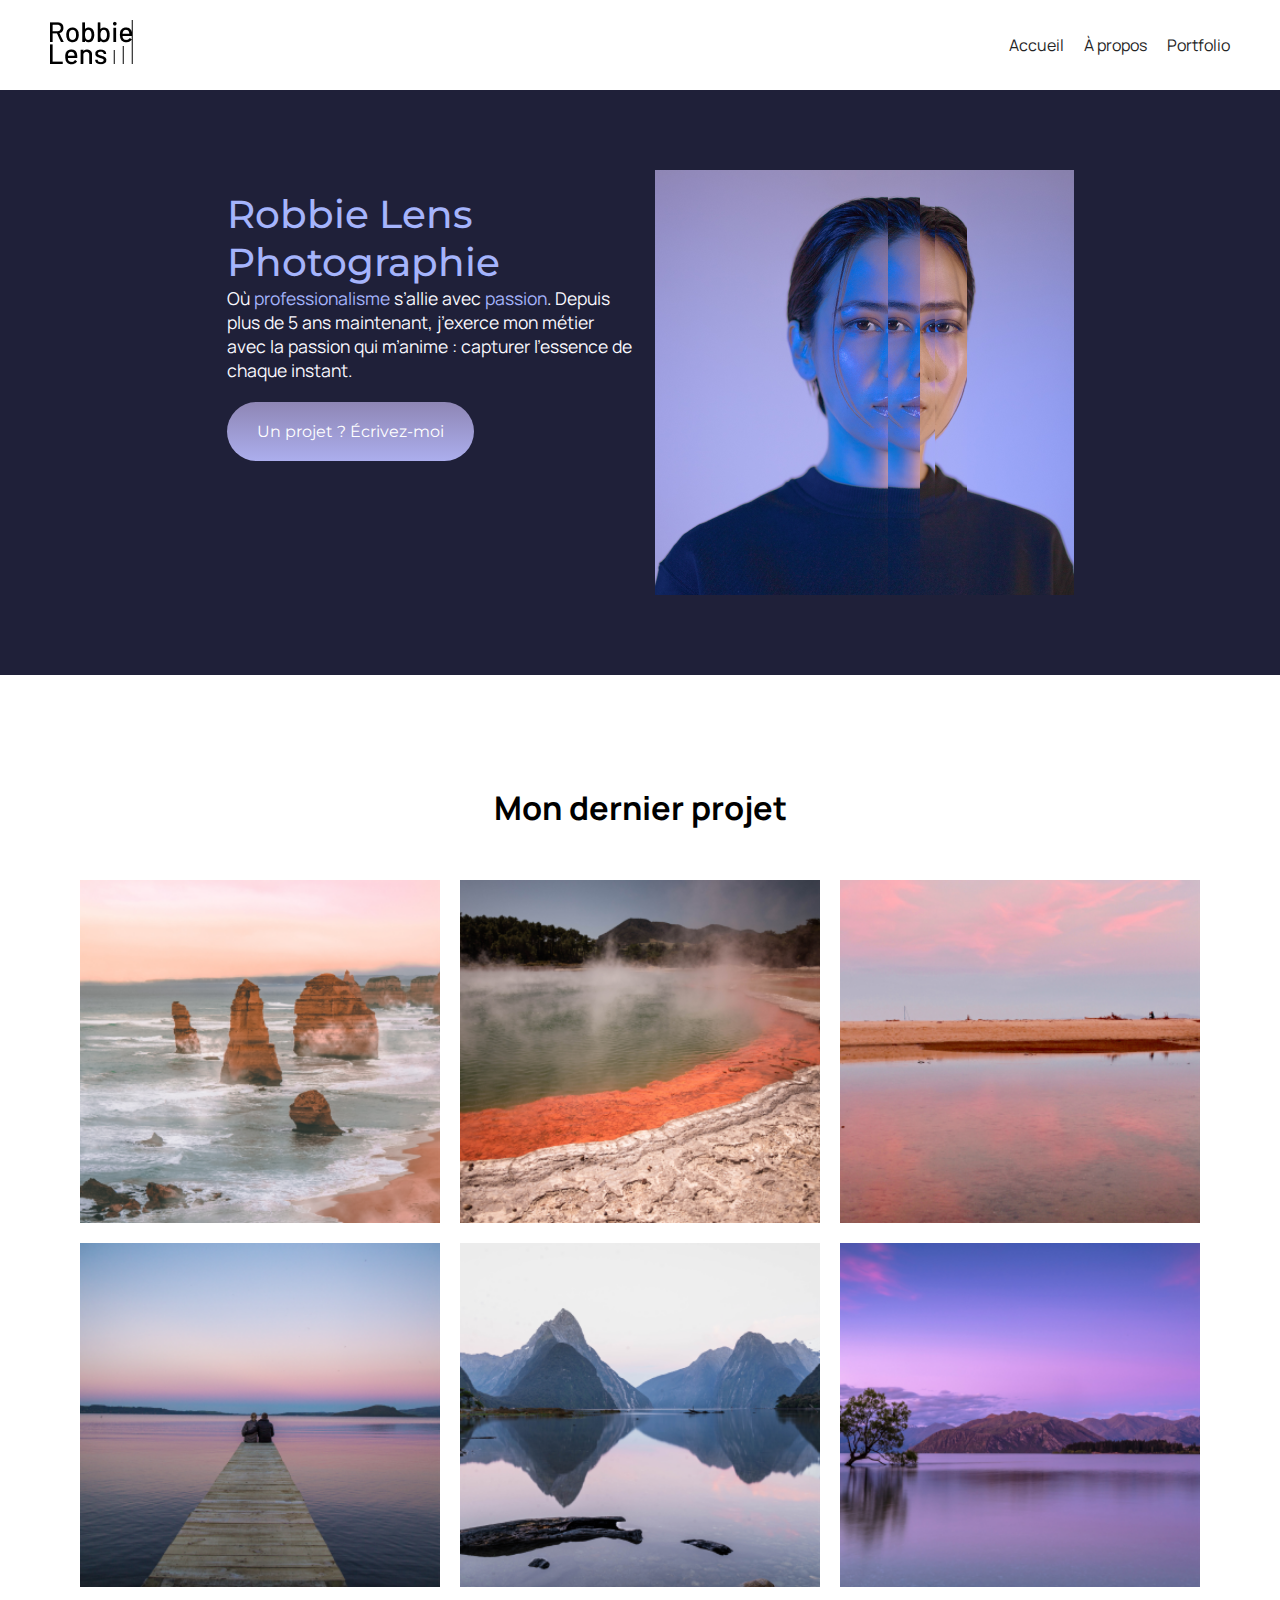
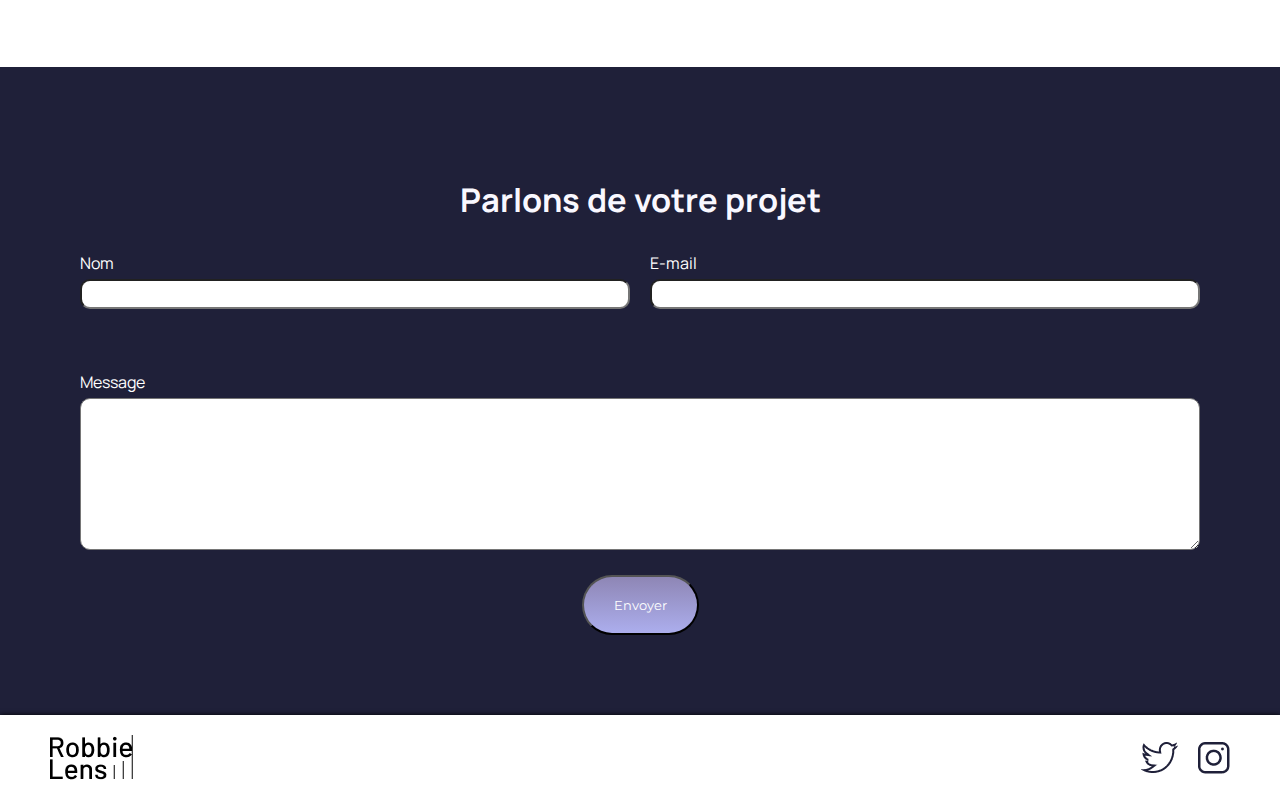
<file: index.html>
<!DOCTYPE html>
<html lang="fr">
    <head>
        <meta charset="UTF-8">
        <meta http-equiv="X-UA-Compatible" content="IE=edge">
        <meta name="viewport" content="width=device-width, initial-scale=1.0">
        <meta name="description" content="Photographe depuis plus de 5 ans, reportages aux photos dynamiques et pertinentes, portrait seul ou plusieurs, shooting mode, retourches sur mesure, développement">
        <link href="styles/style.css" rel="stylesheet">
        <title>Accueil – Robbie Lens Photographie</title>
    </head>
    <body>
        <header>
            <nav>
                <a href="./index.html"><img src="./images/logo.png" alt="Logo Robbie Lens - Lien vers l'accueil du site"></a>
                <a href="./index.html">Accueil</a>
                <a href="pages/about.html">À propos</a>
                <a href="pages/portfolio.html">Portfolio</a>
            </nav>
        </header>
        <main>
            <section class="photography">
                <img src="./images/robbie-lens.png" title="Portrait de Robbie Lens" alt="Portrait avec effet de Robbie Lens">
                <div>
                    <h1>Robbie Lens Photographie</h1>
                    <p>
                        Où <em>professionalisme</em> s’allie avec <em>passion</em>. Depuis plus de 5 ans maintenant, j’exerce mon métier avec la passion
                        qui m’anime : capturer l’essence de chaque instant.
                    </p>
                    <a href="" class="actions">Un projet ? Écrivez-moi</a>
                </div>
                
            </section>
            <section class="lastProject">
                <h2>Mon dernier projet</h2>
                <div>
                    <img src="./images/home/element-1.png" alt="">
                    <img src="./images/home/element-2.png" alt="">
                    <img src="./images/home/element-3.png" alt="">
                </div>
                <div>
                    <img src="./images/home/element-4.png" alt="">
                    <img src="./images/home/element-5.png" alt="">
                    <img src="./images/home/element-6.png" alt="">
                </div>
            </section>
            <section class="contact">
                <h2>Parlons de votre projet</h2>
                <form action="" method="POST">
                    <div>
                        <label for="name">Nom</label>
                        <input type="text" name="name" id="name" required>
                    </div>
                    <div>
                        <label for="mail">E-mail</label>
                        <input type="text" name="mail" id="mail" required>
                    </div>
                    <div>
                        <option value=""></option>
                        <label for="message">Message</label>
                        <textarea name="message" id="message" cols="30" rows="10" required></textarea>
                    </div>
                    <button class="actions">Envoyer</button>
                </form>
            </section>
        </main>
        <footer>
            <a href="./index.html" target="_blank"><img src="./images/logo.png" alt="Logo Robbie Lens - Lien vers l'accueil du site"></a>
            <a href="https://twitter.com/" target="_blank"><img src="./images/twitter.png" alt="Lien vers la page twitter"></a>
            <a href="https://www.instagram.com/"><img src="./images/instagram.png" alt="Lien vers la page instagram"></a>
        </footer>
    </body>
</html>
</file>
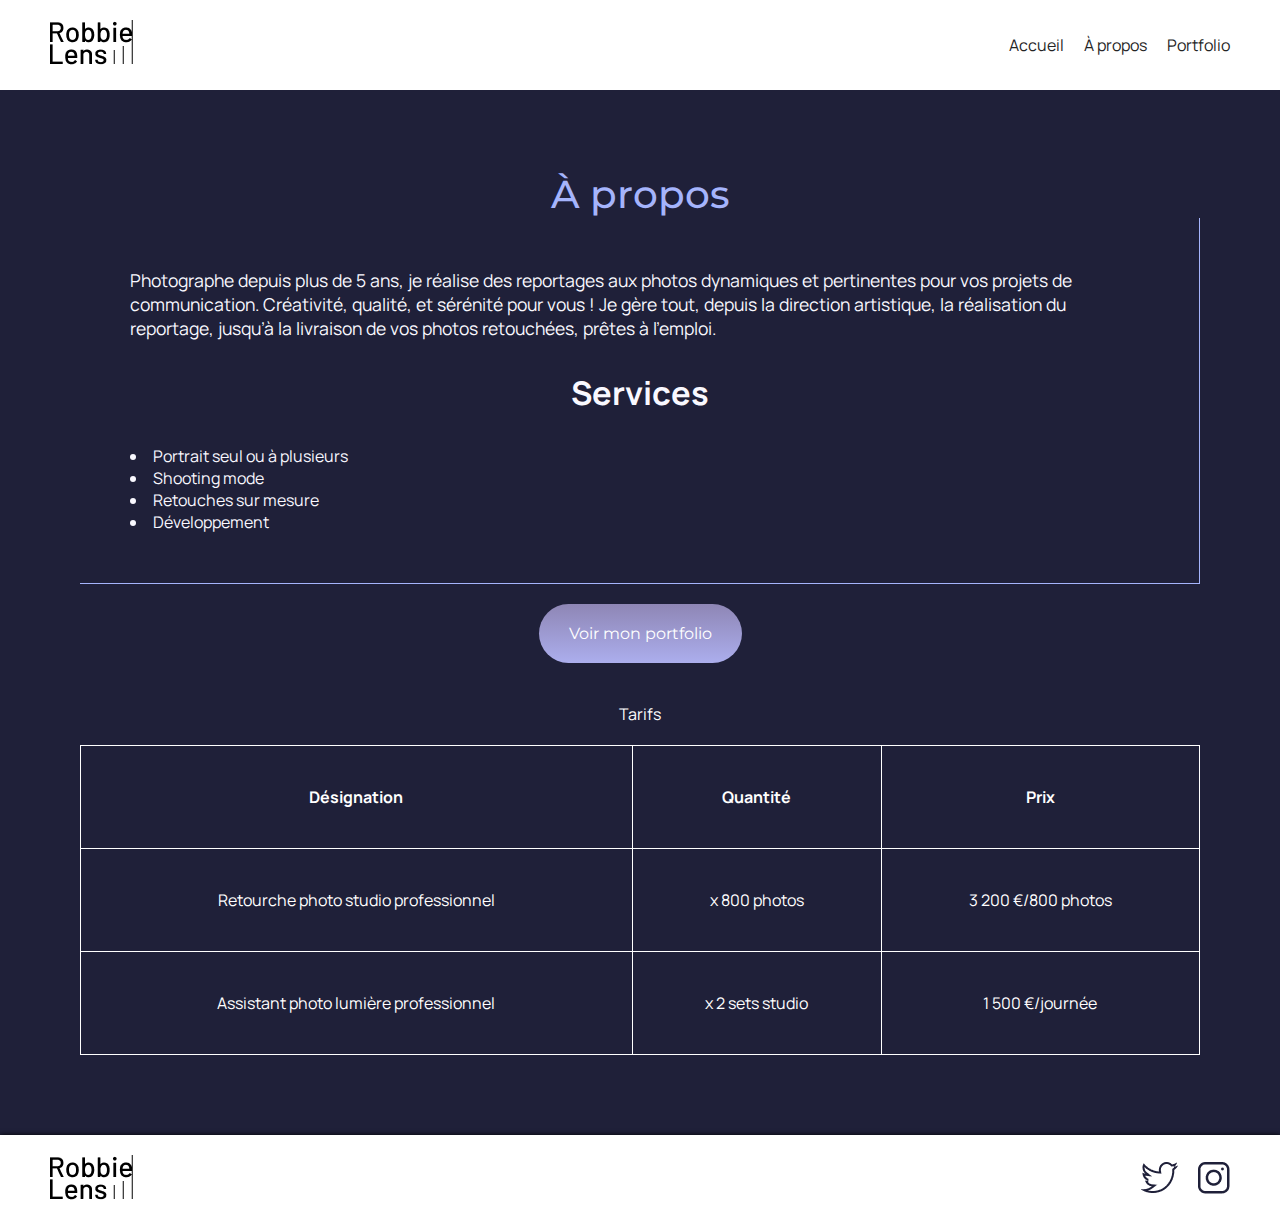
<file: pages/about.html>
<!DOCTYPE html>
<html lang="en">
<head>
    <meta charset="UTF-8">
    <meta http-equiv="X-UA-Compatible" content="IE=edge">
    <meta name="viewport" content="width=device-width, initial-scale=1.0">
    <link rel="stylesheet" href="../styles/style.css">
    <title>À propos - Robbie Lens Photographie</title>
</head>
<body>
    <header>
        <nav>
            <a href="../index.html"><img src="../images/logo.png" alt="Logo Robbie Lens - Lien vers l'accueil du site"></a>
            <a href="../index.html">Accueil</a>
            <a href="./about.html">À propos</a>
            <a href="./portfolio.html">Portfolio</a>
        </nav>
    </header>
    <main class="about">
        <section>
            <h1>À propos</h1>
            <div class="content">
                <p>
                    Photographe depuis plus de 5 ans, je réalise des reportages aux photos dynamiques et pertinentes pour vos projets de communication. Créativité, qualité, et sérénité pour vous ! Je gère tout, depuis la direction artistique, la réalisation du reportage, jusqu’à la livraison de vos photos retouchées, prêtes à l’emploi.
                </p>
                <h2>Services</h2>
                <ul>
                    <li>Portrait seul ou à plusieurs</li>
                    <li>Shooting mode</li>
                    <li>Retouches sur mesure</li>
                    <li>Développement</li>
                </ul>
            </div>
            <a href="" class="actions">Voir mon portfolio</a>
            <table>
                <caption>Tarifs</caption>
                <thead>
                    <tr>
                        <th>Désignation</th>
                        <th>Quantité</th>
                        <th>Prix</th>
                    </tr>
                </thead>
                <tbody>
                    <tr>
                        <td>Retourche photo studio professionnel</td>
                        <td>x 800 photos</td>
                        <td>3 200 €/800 photos</td>
                    </tr>
                    <tr>
                        <td>Assistant photo lumière professionnel</td>
                        <td>x 2 sets studio</td>
                        <td>1 500 €/journée</td>
                    </tr>
                </tbody>
            </table>
        </section>
    </main>
    <footer>
        <a href="../index.html"><img src="../images/logo.png" alt="Logo Robbie Lens - Lien vers l'accueil du site"></a>
        <a href="https://twitter.com/" target="_blank"><img src="../images/twitter.png" alt="Lien vers la page twitter"></a>
        <a href="https://www.instagram.com/" target="_blank"><img src="../images/instagram.png" alt="Lien vers la page instagram"></a>
    </footer>
</body>
</html>
</file>
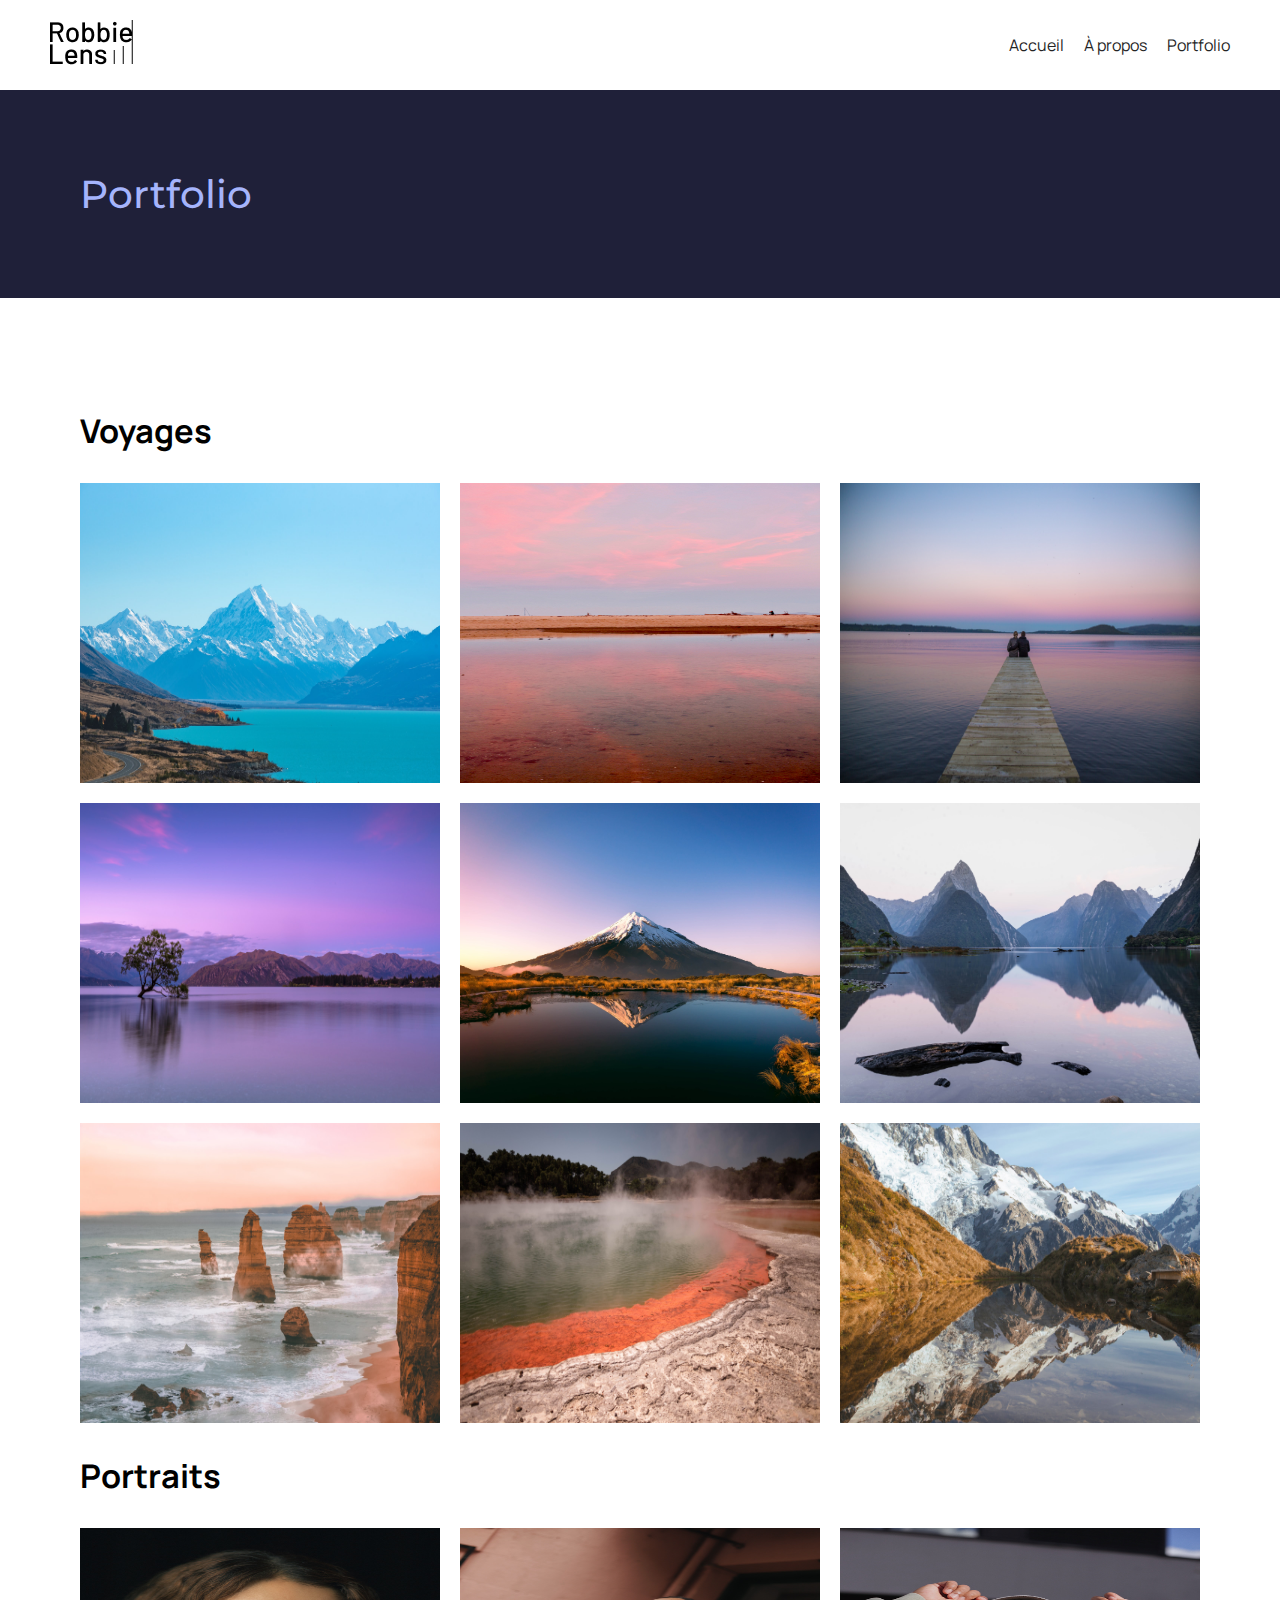
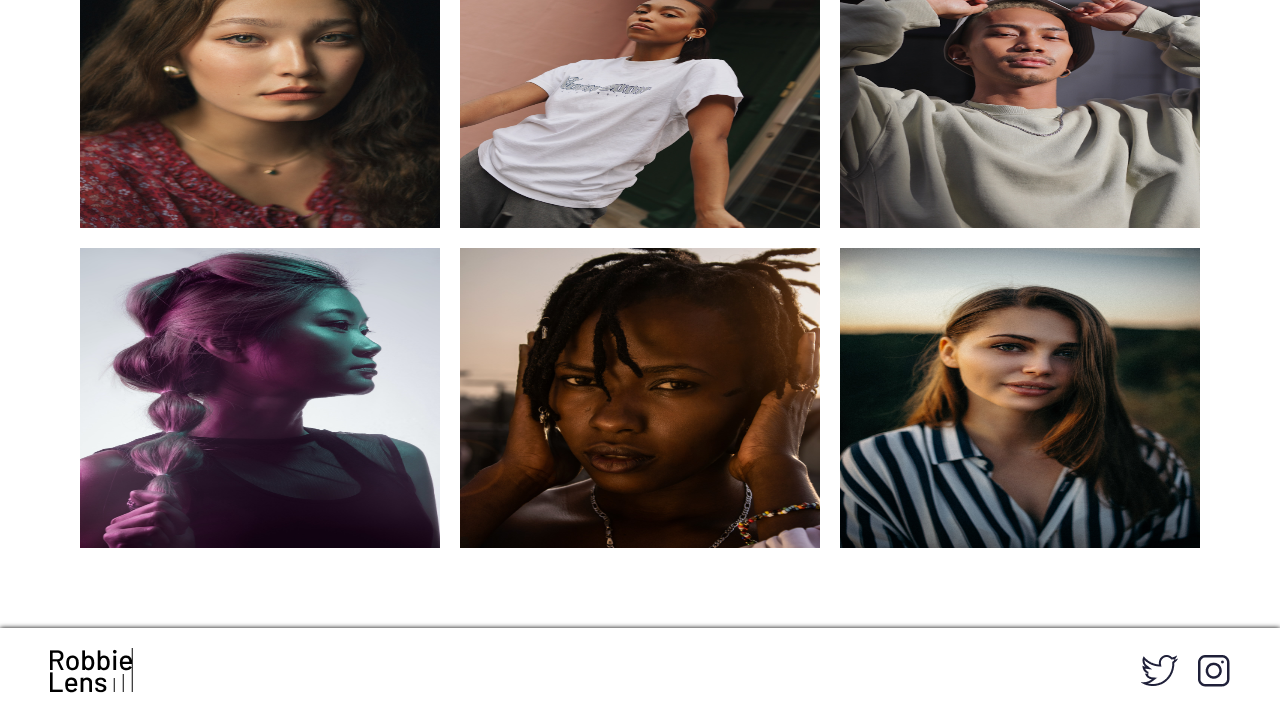
<file: pages/portfolio.html>
<!DOCTYPE html>
<html lang="fr">

<head>
    <meta charset="UTF-8">
    <meta http-equiv="X-UA-Compatible" content="IE=edge">
    <meta name="viewport" content="width=device-width, initial-scale=1.0">
    <link rel="stylesheet" href="../styles/style.css">
    <title>À propos - Robbie Lens Photographie</title>
</head>

<body>
    <header>
        <nav>
            <a href="../index.html">
                <img src="../images/logo.png" alt="Logo Robbie Lens - Lien vers l'accueil du site" >
            </a>
            <a href="../index.html">Accueil</a>
            <a href="./about.html">À propos</a>
            <a href="./portfolio.html">Portfolio</a>
        </nav>
    </header>
    <main class="portfolio">
        <section>
            <h1>Portfolio</h1>
        </section>
        <section>
            <h2>Voyages</h2>
            <div class="gallery-landscape">
                <a href="../images/portfolio/paysage1.jpg"><img src="../images/portfolio/paysage1.jpg" alt="Mont Aoraki - Nouvelle-Zélande"></a>
                <a href="../images/portfolio/paysage2.jpg"><img src="../images/portfolio/paysage2.jpg" alt="Parc National d'Abel Tasman - Nouvelle-Zélande"></a>
                <a href="../images/portfolio/paysage3.jpg"><img src="../images/portfolio/paysage3.jpg" alt="Lac Rotorua - Nouvelle-Zélande"></a>
                <a href="../images/portfolio/paysage4.jpg"><img src="../images/portfolio/paysage4.jpg" alt="Lac Wanaka - Nouvelle-Zélande"></a>
                <a href="../images/portfolio/paysage5.jpg"><img src="../images/portfolio/paysage5.jpg" alt="Mont Taranaki - Nouvelle-Zélande"></a>
                <a href="../images/portfolio/paysage6.jpg"><img src="../images/portfolio/paysage6.jpg" alt="Milford Sound - Nouvelle-Zélande"></a>
                <a href="../images/portfolio/paysage7.jpg"><img src="../images/portfolio/paysage7.jpg" alt="Twelve Apostle - Australie"></a>
                <a href="../images/portfolio/paysage8.jpg"><img src="../images/portfolio/paysage8.jpg" alt="Wai-O-Tapu - Nouvelle-Zélande"></a>
                <a href="../images/portfolio/paysage9.jpg"><img src="../images/portfolio/paysage9.jpg" alt="Mont Cook - Nouvelle-Zélande"></a>
            </div>
            <h2>Portraits</h2>
            <div class="gallery-portrait">
                <a href="../images/portfolio/portrait1.jpg"><img src="../images/portfolio/portrait1.jpg" alt="Portrait jeune femme 1"></a>
                <a href="../images/portfolio/portrait2.jpg"><img src="../images/portfolio/portrait2.jpg" alt="Portrait jeune femme 2"></a>
                <a href="../images/portfolio/portrait3.jpg"><img src="../images/portfolio/portrait3.jpg" alt="Portrait jeune femme 3"></a>
                <a href="../images/portfolio/portrait4.jpg"><img src="../images/portfolio/portrait4.jpg" alt="Portrait jeune femme 4"></a>
                <a href="../images/portfolio/portrait5.jpg"><img src="../images/portfolio/portrait5.jpg" alt="Portrait jeune femme 5"></a>
                <a href="../images/portfolio/portrait6.jpg"><img src="../images/portfolio/portrait6.jpg" alt="Portrait jeune femme 6"></a>
            </div>
            <!-- Créez ici votre grid Portraits -->
        </section>
    </main>
    <footer>
        <a href="../index.html" target="_blank"><img src="../images/logo.png" alt="Logo Robbie Lens - Lien vers l'accueil du site"></a>
        <a href="https://twitter.com/" target="_blank"><img src="../images/twitter.png" alt="Lien vers la page twitter"></a>
        <a href="https://www.instagram.com/"><img src="../images/instagram.png" alt="Lien vers la page instagram"></a>
    </footer>
</body>

</html>
</file>
<file: styles/style.css>
@import url('global.css');
@import url('home.css');
@import url('about.css');
@import url('portfolio.css');

@media all and (min-width: 997px) {   
    /* Header and Footer */
    header nav, footer {
        flex-direction: row;
    }
    
    header nav a:first-child, footer a:first-child {
        margin-right: auto;
    }

    /* Main global */
    main section {
        padding: 80px;
    }

    /* Home */
    .photography {
        display: flex;
        flex-direction: row-reverse;
        justify-content: center;
    }

    .photography div {
        width: 40%;
        text-align: left;
        padding: 20px;
    }

    .photography div h1 {
        text-align: left;
    }

    .lastProject div {
        flex-wrap: nowrap;
    }

    .contact form {
        display: grid;
        grid-template-columns: 1fr 1fr;
        grid-template-rows: 80px 1fr 60px;
        gap: 20px;
    }

    .contact form div:nth-child(3) {
        grid-area: 2 / 1 / 3 / span 2;
    }
    
    .contact form .actions {
        grid-area: 3 / 1 / 4 / span 2;
        margin: auto;
        display: flex;
        justify-content: center;
        align-items: center;
    } 

    /* About */
    .about .content {
        padding: 50px;
    }

    .about td, .about th {
        padding: 40px 20px;
    }

    /* Portfolio */
    .portfolio h1 {
        text-align: left;
    }

    .portfolio h2 {
        text-align: left;
    }

    .gallery-landscape {
        grid-template-columns: 1fr 1fr 1fr;
        grid-template-rows: 300px 300px 300px;
    }
    
    .gallery-portrait {
        grid-template-columns: 1fr 1fr 1fr;
        grid-template-rows: 300px 300px;
    }
}
</file>
